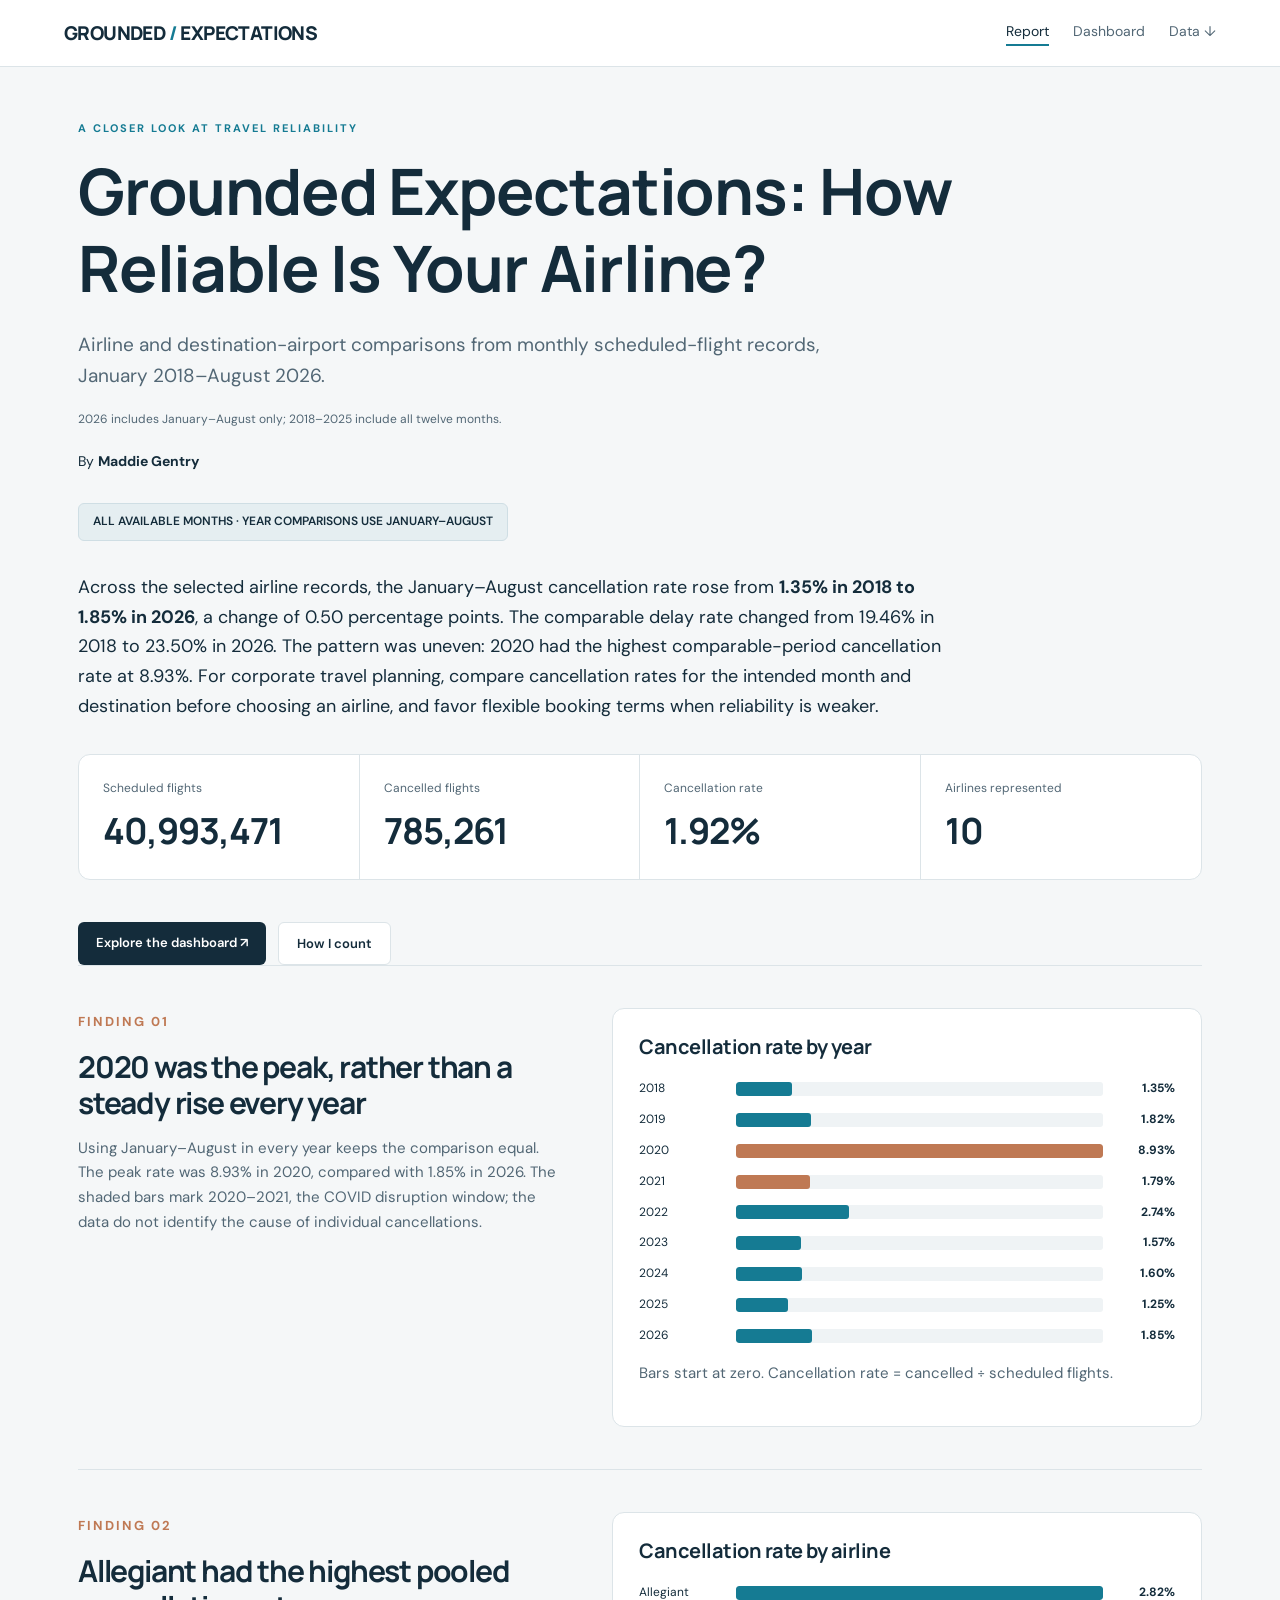
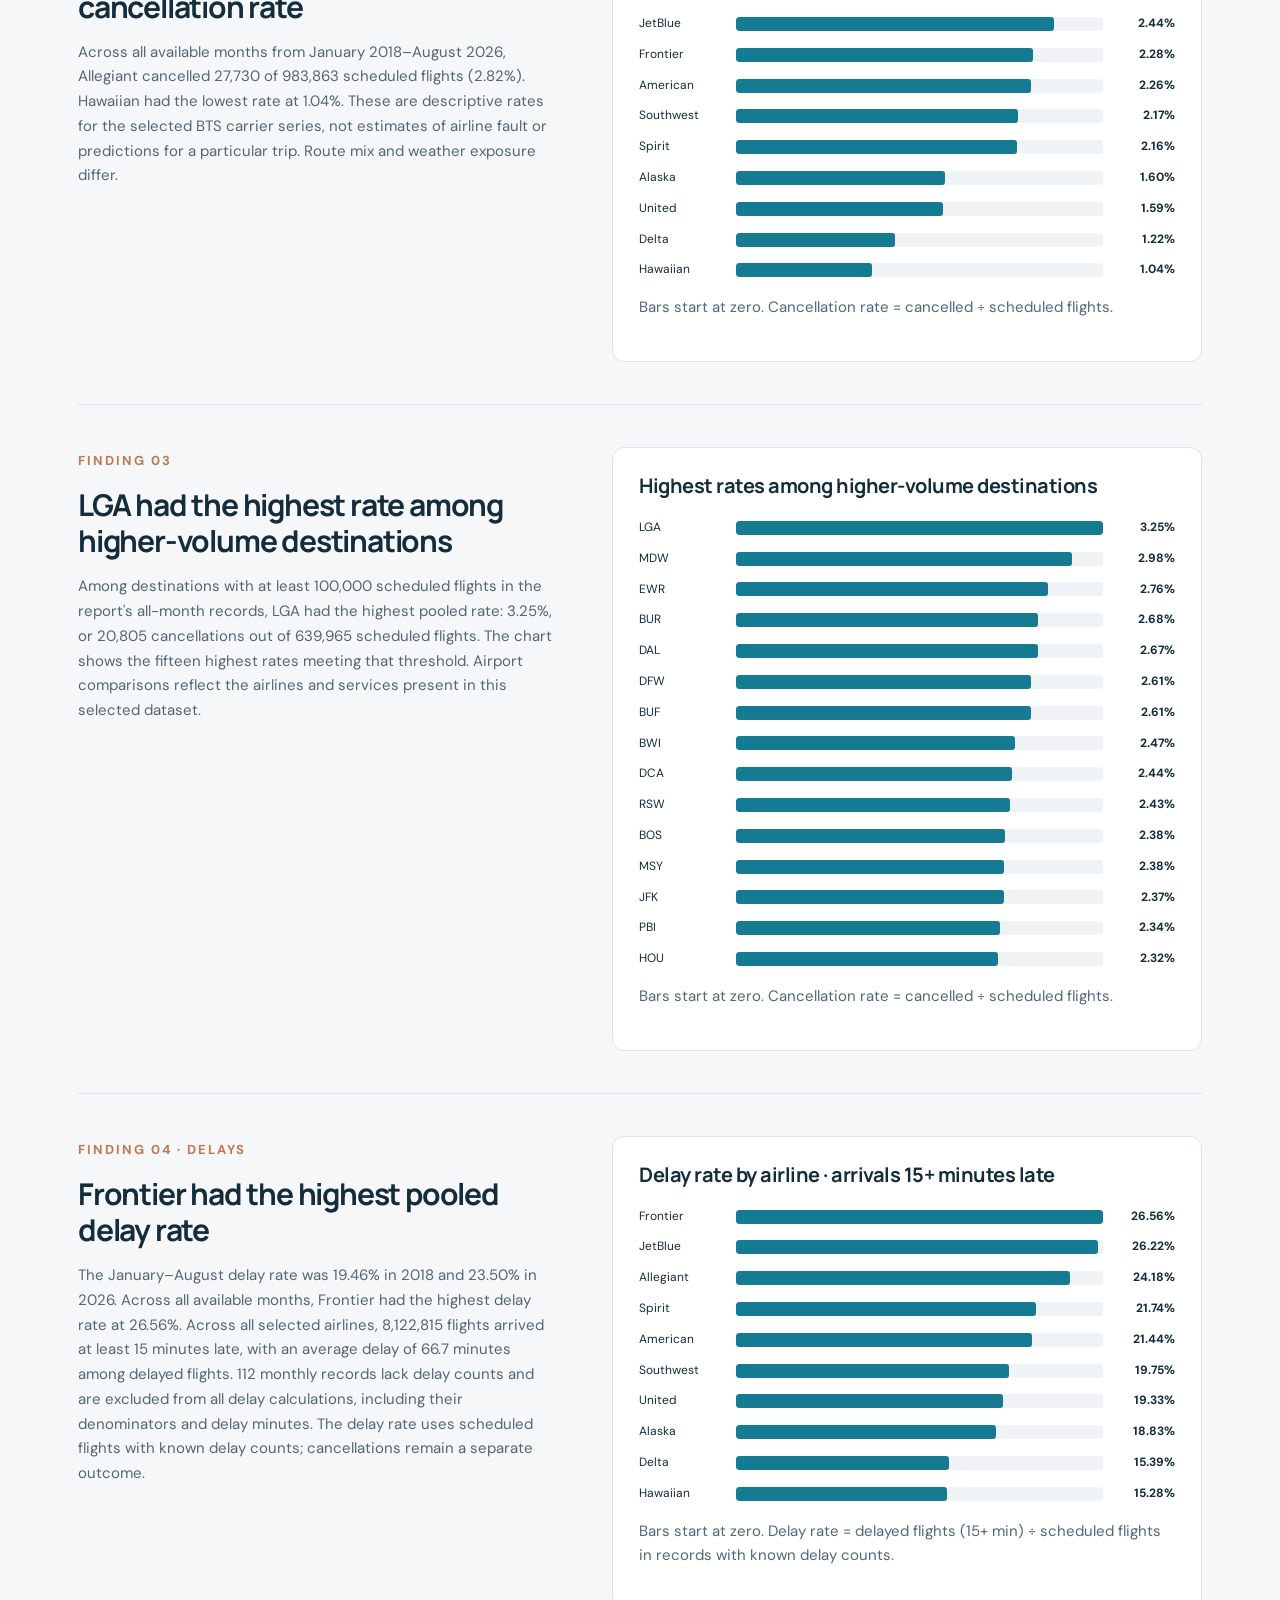
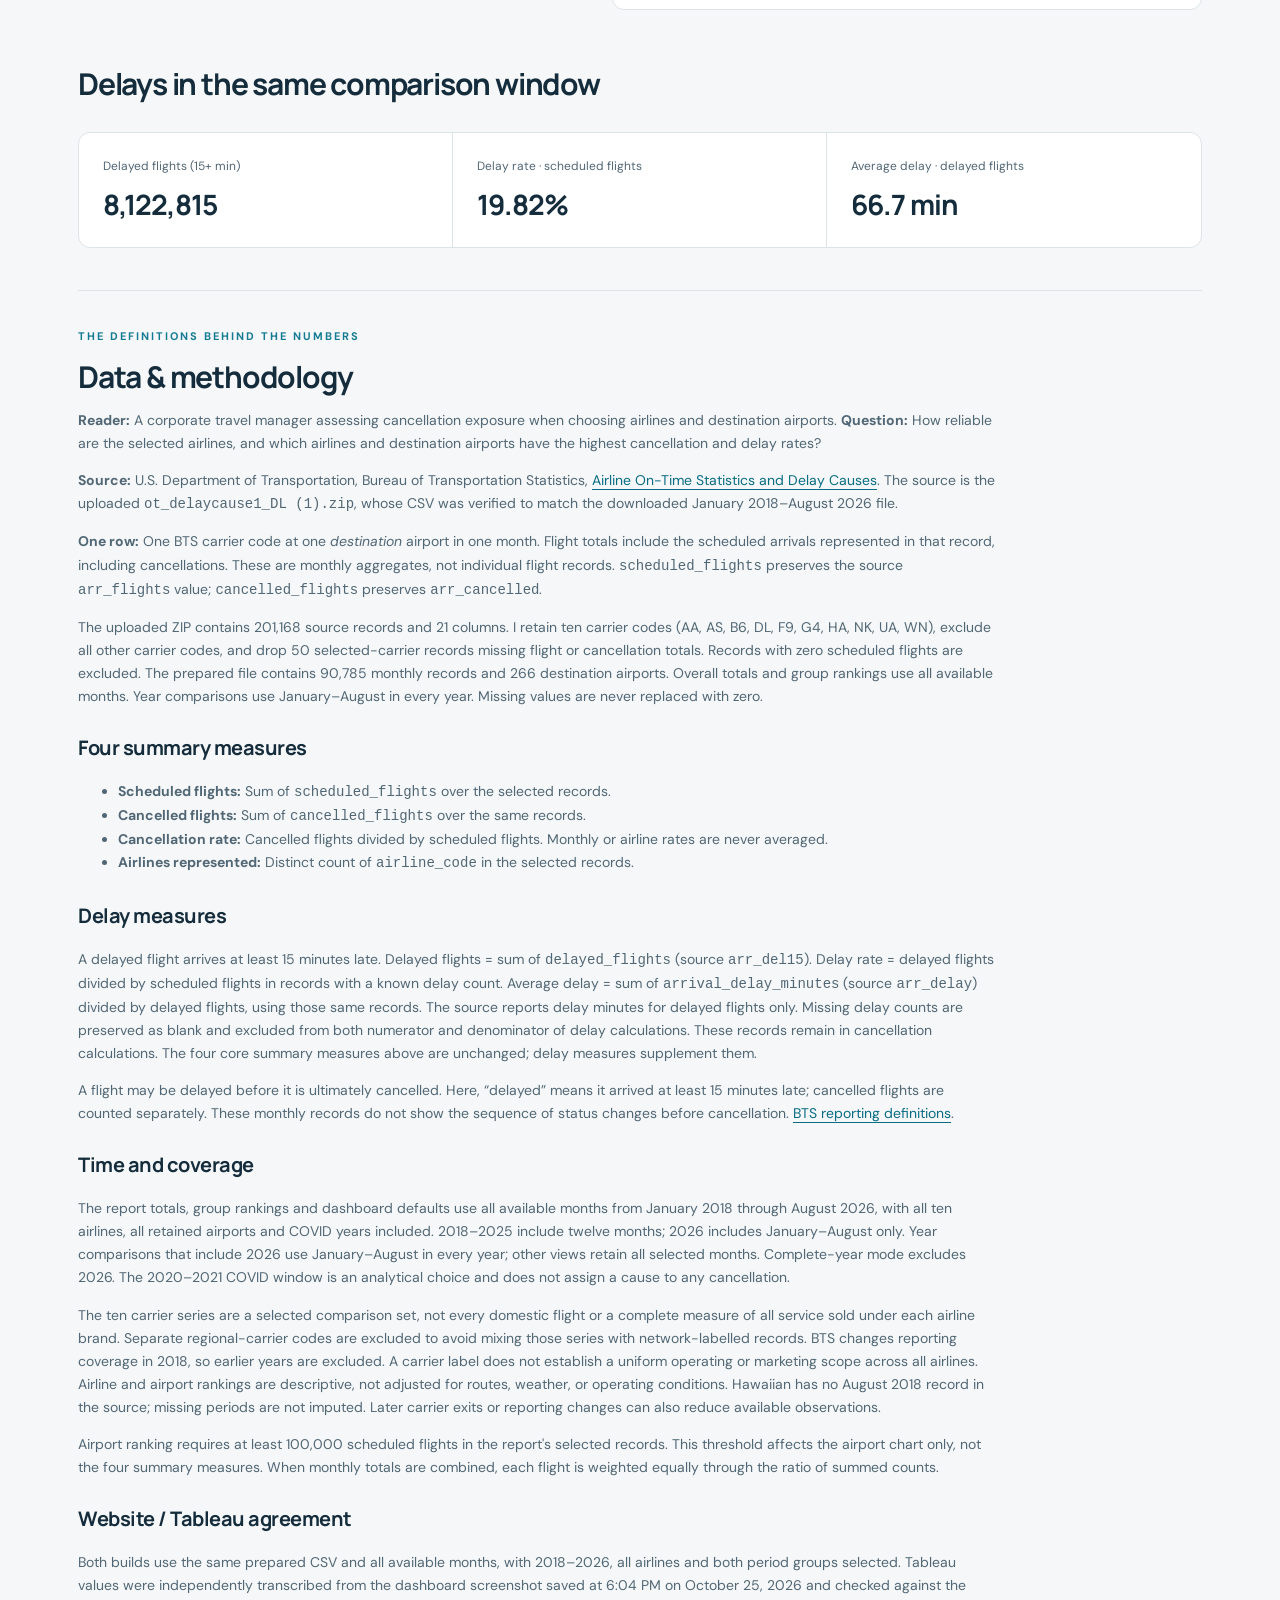
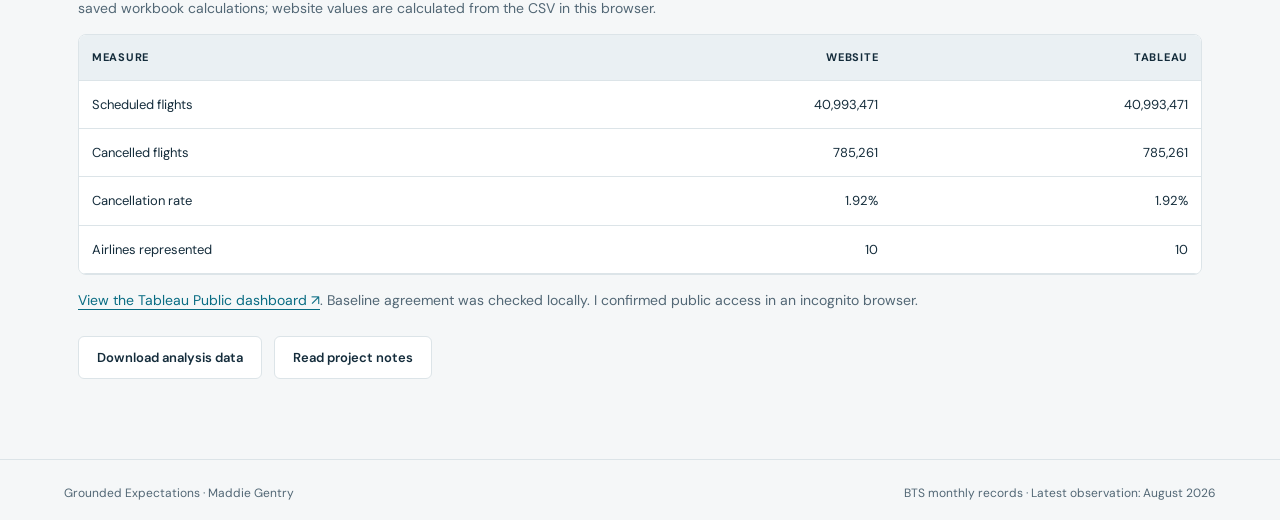
<file: index.html>
<!doctype html><html lang="en"><head><meta charset="utf-8"><meta name="viewport" content="width=device-width,initial-scale=1"><meta name="description" content="An analysis of airline cancellations using monthly Bureau of Transportation Statistics records, 2018–August 2026."><title>Grounded Expectations | Report</title><link rel="stylesheet" href="styles.css?v=release1"><script defer src="app.js?v=release1"></script></head><body data-page="report"><nav aria-label="Main navigation"><a class="brand" href="index.html">GROUNDED<span> / </span>EXPECTATIONS</a><div class="nav-links"><a href="index.html" aria-current="page">Report</a><a href="dashboard.html" >Dashboard</a><a href="data.csv" download>Data ↓</a></div></nav><main><div class="eyebrow">A closer look at travel reliability</div><h1>Grounded Expectations: How Reliable Is Your Airline?</h1><p class="subhead">Airline and destination-airport comparisons from monthly scheduled-flight records, January 2018–August 2026.</p><p class="coverage-note">2026 includes January–August only; 2018–2025 include all twelve months.</p><p class="byline">By <strong>Maddie Gentry</strong></p><span class="scope-chip">ALL AVAILABLE MONTHS · YEAR COMPARISONS USE JANUARY–AUGUST</span><p id="loading" role="status">Loading the source data and calculating the findings…</p><noscript>This report requires JavaScript to calculate results from the data file.</noscript><div id="content" hidden><p class="intro" id="answer"></p><div class="metrics" id="report-kpis" aria-label="Four summary measures"></div><div class="actions"><a class="button" href="dashboard.html">Explore the dashboard ↗</a><a class="button secondary" href="#methodology">How I count</a></div><section class="finding"><div><span class="number">FINDING 01</span><h2 id="finding-year-title"></h2><p id="finding-year-text"></p></div><div class="chart-card"><h3>Cancellation rate by year</h3><div id="year-chart"></div></div></section><section class="finding"><div><span class="number">FINDING 02</span><h2 id="finding-airline-title"></h2><p id="finding-airline-text"></p></div><div class="chart-card"><h3>Cancellation rate by airline</h3><div id="airline-chart"></div></div></section><section class="finding"><div><span class="number">FINDING 03</span><h2 id="finding-airport-title"></h2><p id="finding-airport-text"></p></div><div class="chart-card"><h3>Highest rates among higher-volume destinations</h3><div id="airport-chart"></div></div></section><section class="finding"><div><span class="number">FINDING 04 · DELAYS</span><h2 id="delay-title"></h2><p id="delay-text"></p></div><div class="chart-card"><h3>Delay rate by airline · arrivals 15+ minutes late</h3><div id="report-delay-chart"></div></div></section><h2>Delays in the same comparison window</h2><div class="metrics delay-metrics" id="report-delay-kpis"></div><section class="methods" id="methodology"><div class="eyebrow">The definitions behind the numbers</div><h2>Data & methodology</h2><p><strong>Reader:</strong> A corporate travel manager assessing cancellation exposure when choosing airlines and destination airports. <strong>Question:</strong> How reliable are the selected airlines, and which airlines and destination airports have the highest cancellation and delay rates?</p><p><strong>Source:</strong> U.S. Department of Transportation, Bureau of Transportation Statistics, <a href="https://www.transtats.bts.gov/OT_Delay/OT_DelayCause1.asp?pn=0000">Airline On-Time Statistics and Delay Causes</a>. The source is the uploaded <code>ot_delaycause1_DL (1).zip</code>, whose CSV was verified to match the downloaded January 2018–August 2026 file.</p><p><strong>One row:</strong> One BTS carrier code at one <em>destination</em> airport in one month. Flight totals include the scheduled arrivals represented in that record, including cancellations. These are monthly aggregates, not individual flight records. <code>scheduled_flights</code> preserves the source <code>arr_flights</code> value; <code>cancelled_flights</code> preserves <code>arr_cancelled</code>.</p><p id="cleaning"></p><h3>Four summary measures</h3><ul><li><strong>Scheduled flights:</strong> Sum of <code>scheduled_flights</code> over the selected records.</li><li><strong>Cancelled flights:</strong> Sum of <code>cancelled_flights</code> over the same records.</li><li><strong>Cancellation rate:</strong> Cancelled flights divided by scheduled flights. Monthly or airline rates are never averaged.</li><li><strong>Airlines represented:</strong> Distinct count of <code>airline_code</code> in the selected records.</li></ul><h3>Delay measures</h3><p>A delayed flight arrives at least 15 minutes late. Delayed flights = sum of <code>delayed_flights</code> (source <code>arr_del15</code>). Delay rate = delayed flights divided by scheduled flights in records with a known delay count. Average delay = sum of <code>arrival_delay_minutes</code> (source <code>arr_delay</code>) divided by delayed flights, using those same records. The source reports delay minutes for delayed flights only. Missing delay counts are preserved as blank and excluded from both numerator and denominator of delay calculations. These records remain in cancellation calculations. The four core summary measures above are unchanged; delay measures supplement them.</p><p>A flight may be delayed before it is ultimately cancelled. Here, “delayed” means it arrived at least 15 minutes late; cancelled flights are counted separately. These monthly records do not show the sequence of status changes before cancellation. <a href="https://www.bts.gov/explore-topics-and-geography/modes/aviation/number-40-technical-directive-reporting-time">BTS reporting definitions</a>.</p><h3>Time and coverage</h3><p>The report totals, group rankings and dashboard defaults use all available months from January 2018 through August 2026, with all ten airlines, all retained airports and COVID years included. 2018–2025 include twelve months; 2026 includes January–August only. Year comparisons that include 2026 use January–August in every year; other views retain all selected months. Complete-year mode excludes 2026. The 2020–2021 COVID window is an analytical choice and does not assign a cause to any cancellation.</p><p>The ten carrier series are a selected comparison set, not every domestic flight or a complete measure of all service sold under each airline brand. Separate regional-carrier codes are excluded to avoid mixing those series with network-labelled records. BTS changes reporting coverage in 2018, so earlier years are excluded. A carrier label does not establish a uniform operating or marketing scope across all airlines. Airline and airport rankings are descriptive, not adjusted for routes, weather, or operating conditions. Hawaiian has no August 2018 record in the source; missing periods are not imputed. Later carrier exits or reporting changes can also reduce available observations.</p><p>Airport ranking requires at least 100,000 scheduled flights in the report's selected records. This threshold affects the airport chart only, not the four summary measures. When monthly totals are combined, each flight is weighted equally through the ratio of summed counts.</p><h3>Website / Tableau agreement</h3><p>Both builds use the same prepared CSV and all available months, with 2018–2026, all airlines and both period groups selected. Tableau values were independently transcribed from the dashboard screenshot saved at 6:04 PM on October 25, 2026 and checked against the saved workbook calculations; website values are calculated from the CSV in this browser.</p><div class="table-wrap"><table id="agreement" aria-label="Website and Tableau agreement"></table></div><p class="small"><a href="https://public.tableau.com/app/profile/maddie.gentry/viz/FDAIIProject2Tableau/AirlineReliabilityDashboard" target="_blank" rel="noopener">View the Tableau Public dashboard ↗</a>. Baseline agreement was checked locally. I confirmed public access in an incognito browser.</p><div class="actions"><a class="button secondary" href="data.csv" download>Download analysis data</a><a class="button secondary" href="README.md">Read project notes</a></div></section></div></main><footer><span>Grounded Expectations · Maddie Gentry</span><span>BTS monthly records · Latest observation: August 2026</span></footer></body></html>
</file>
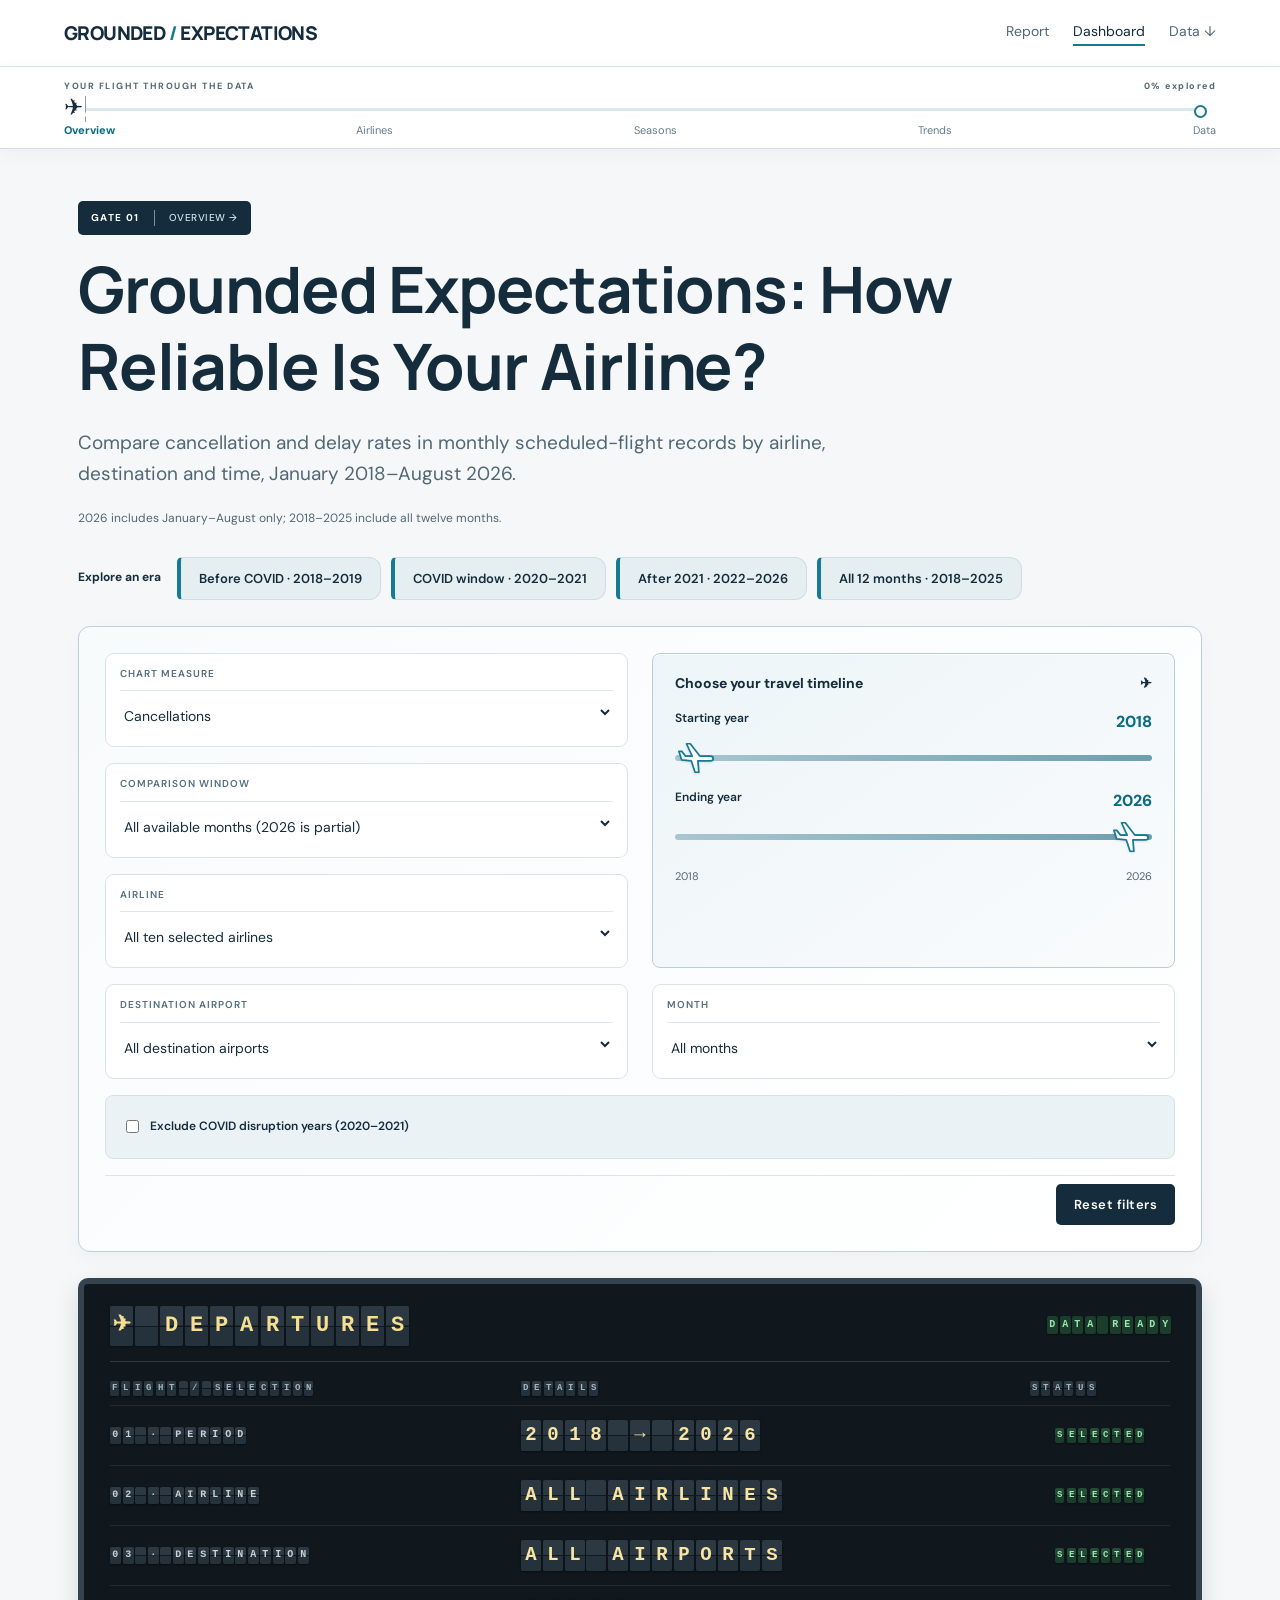
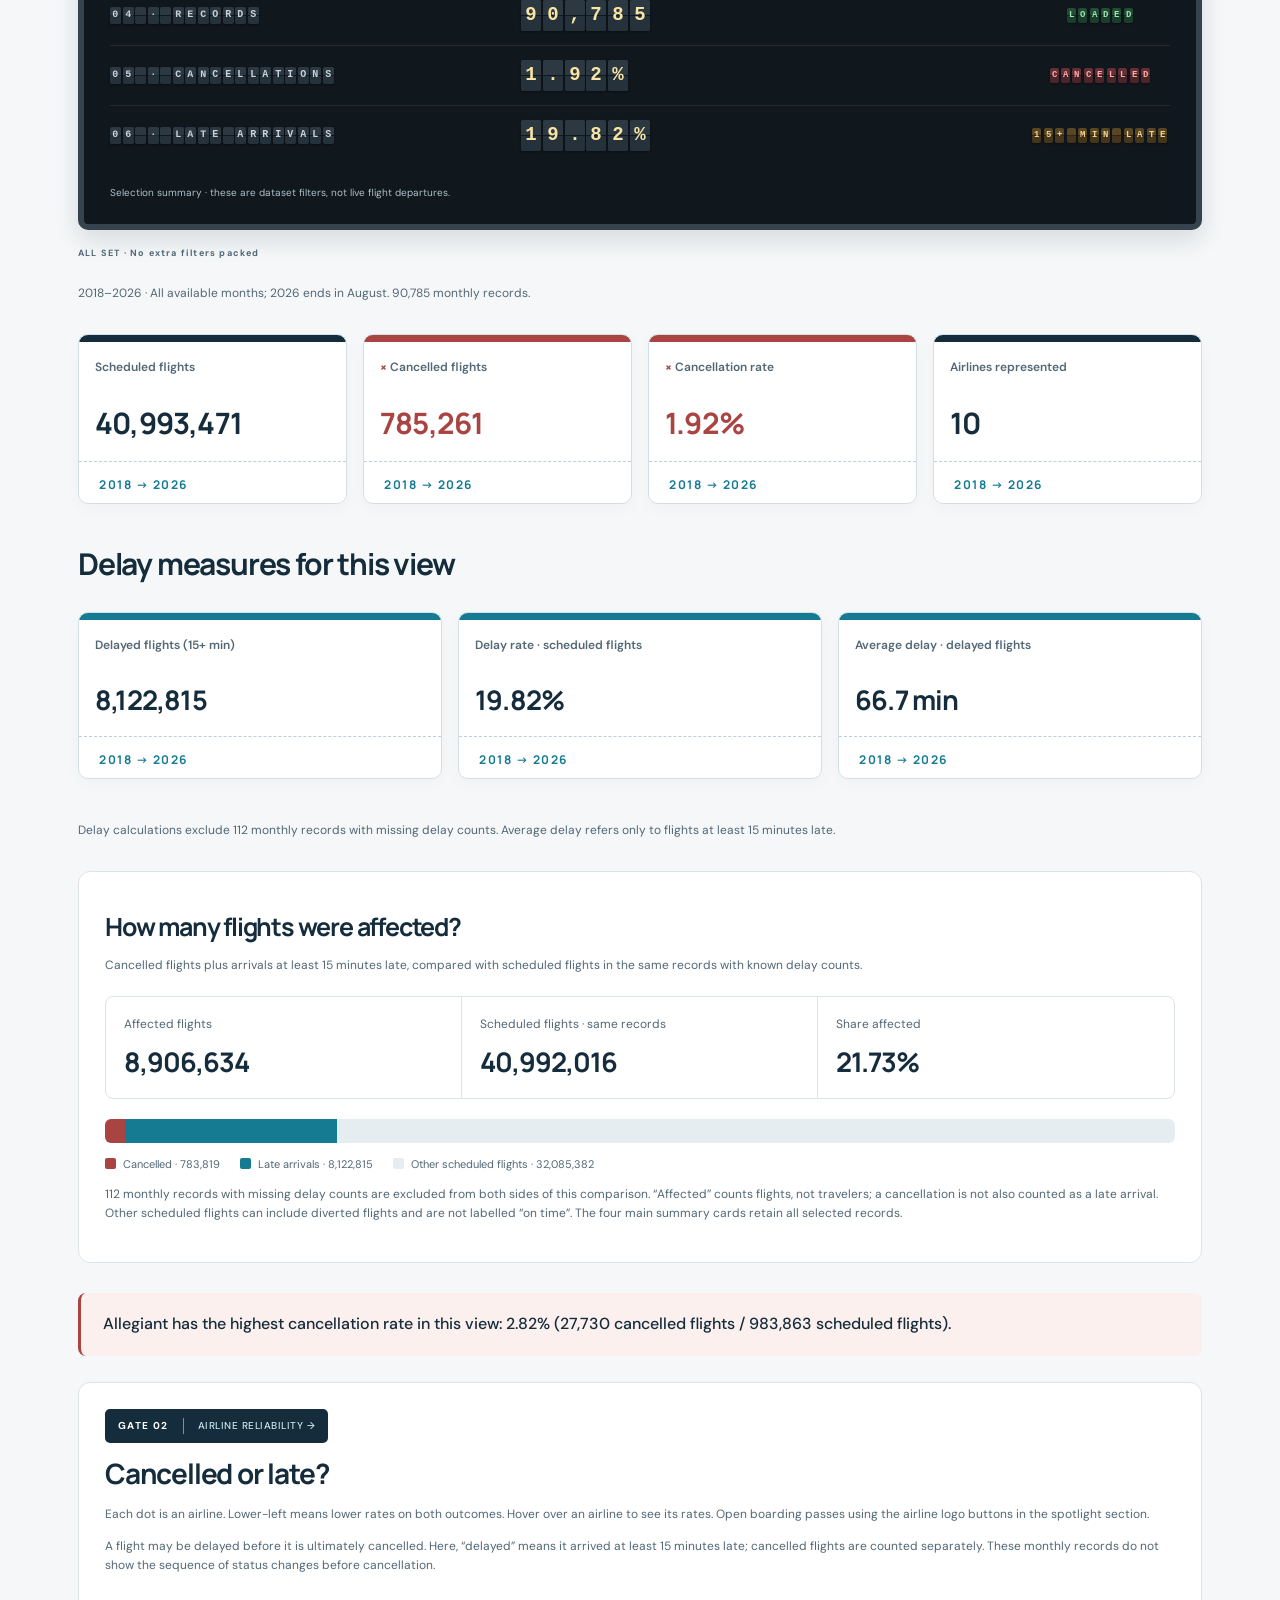
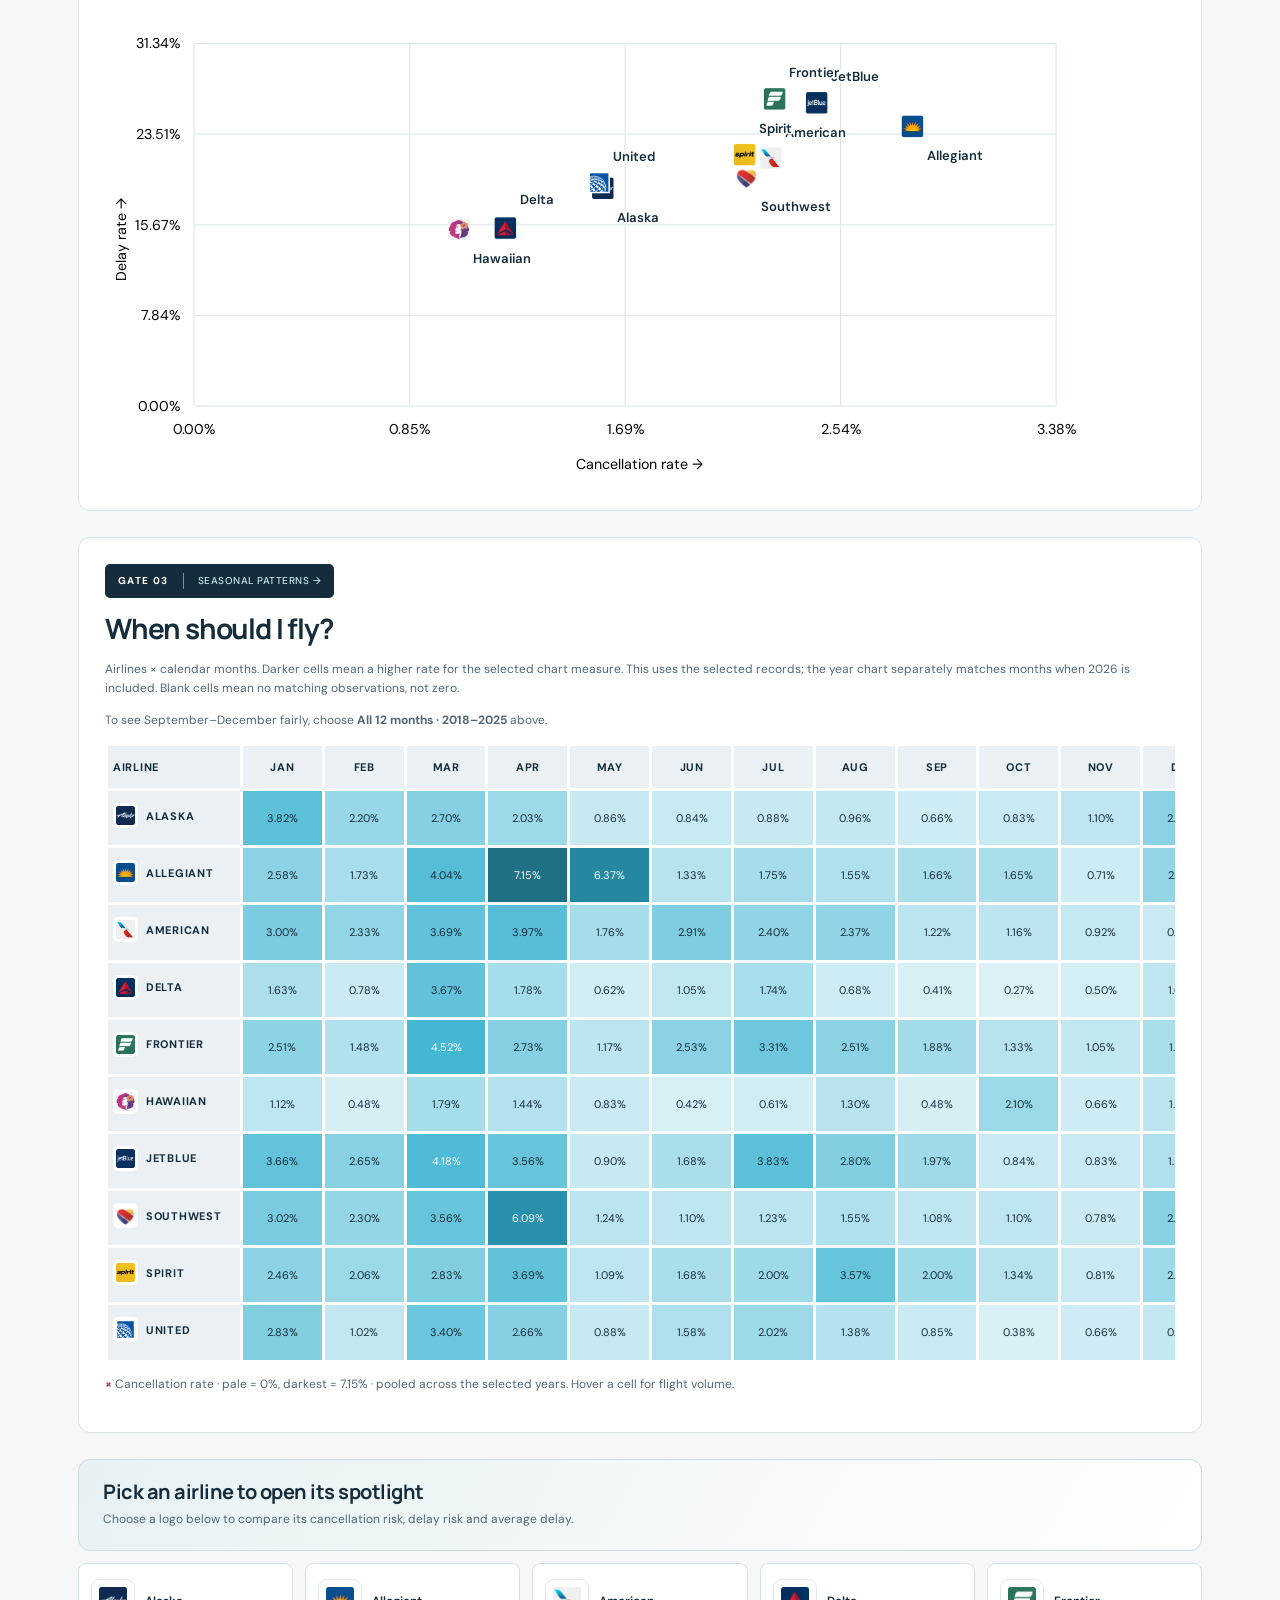
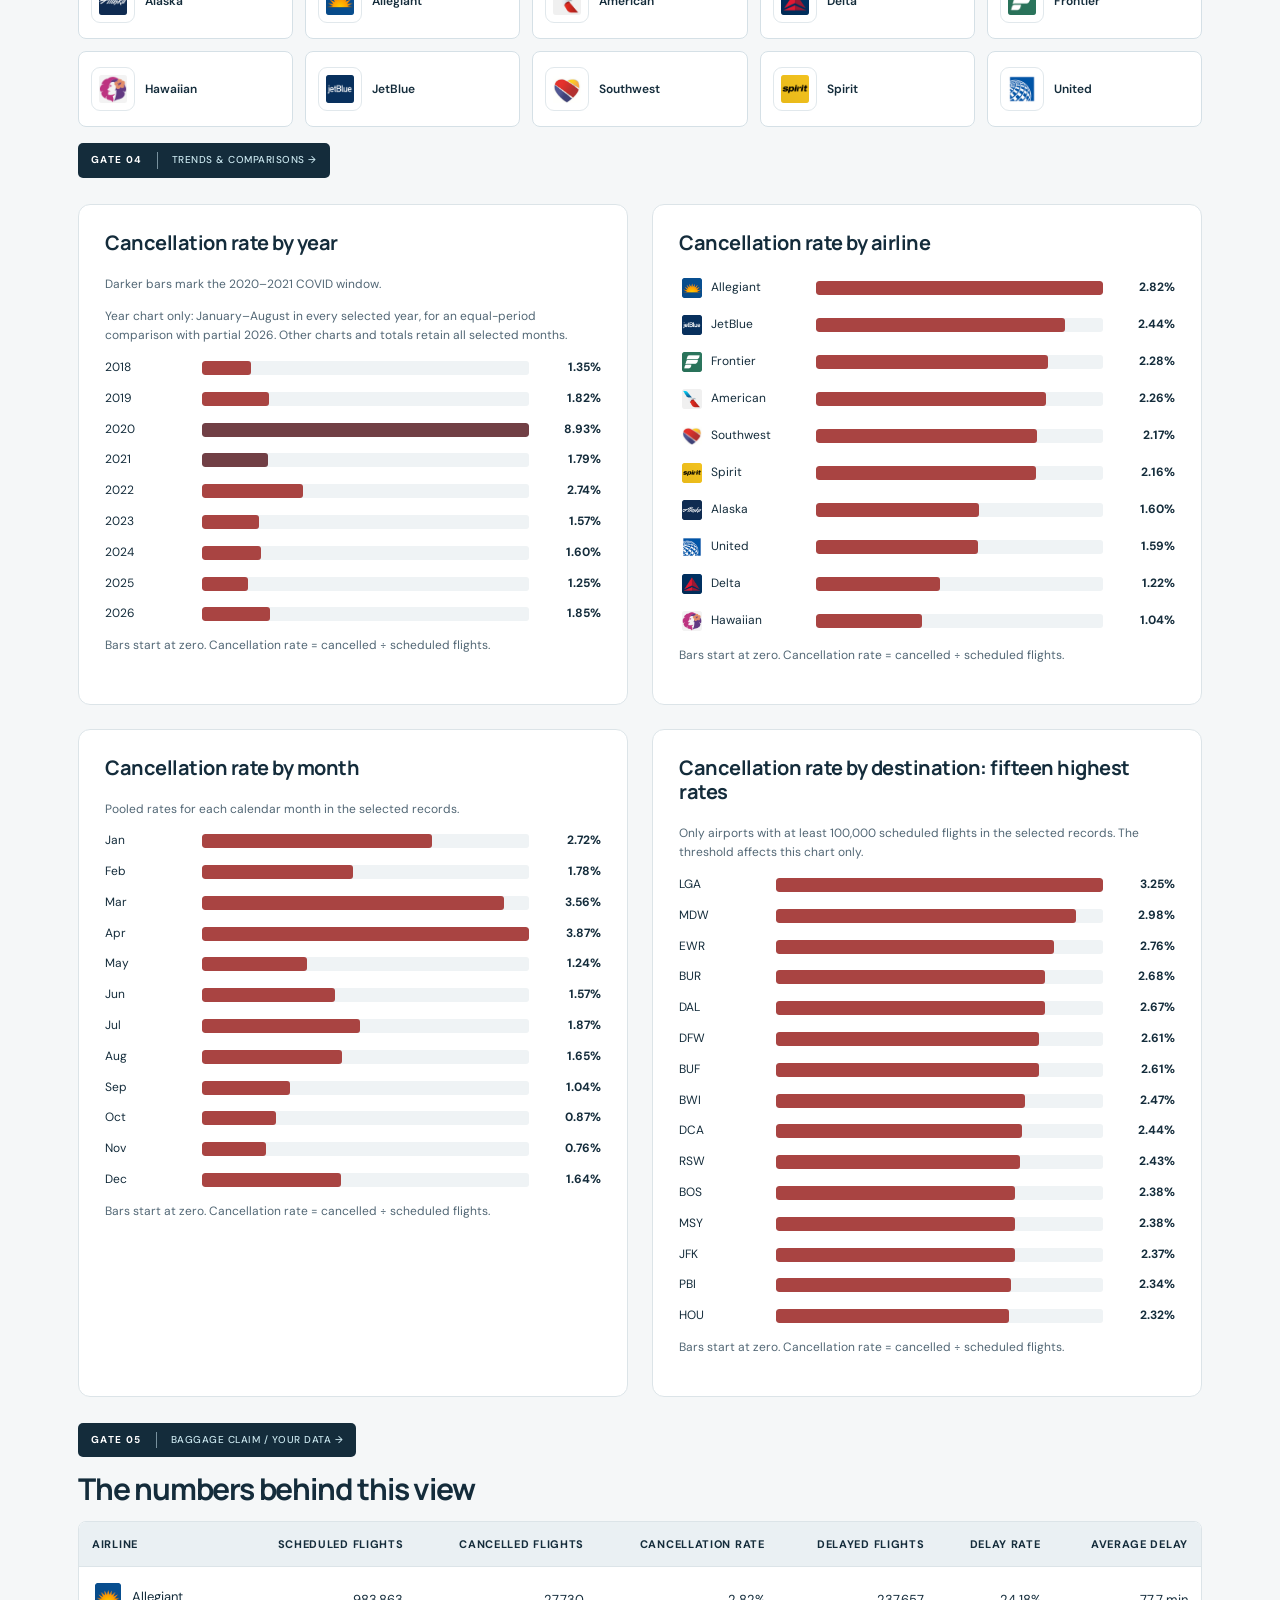
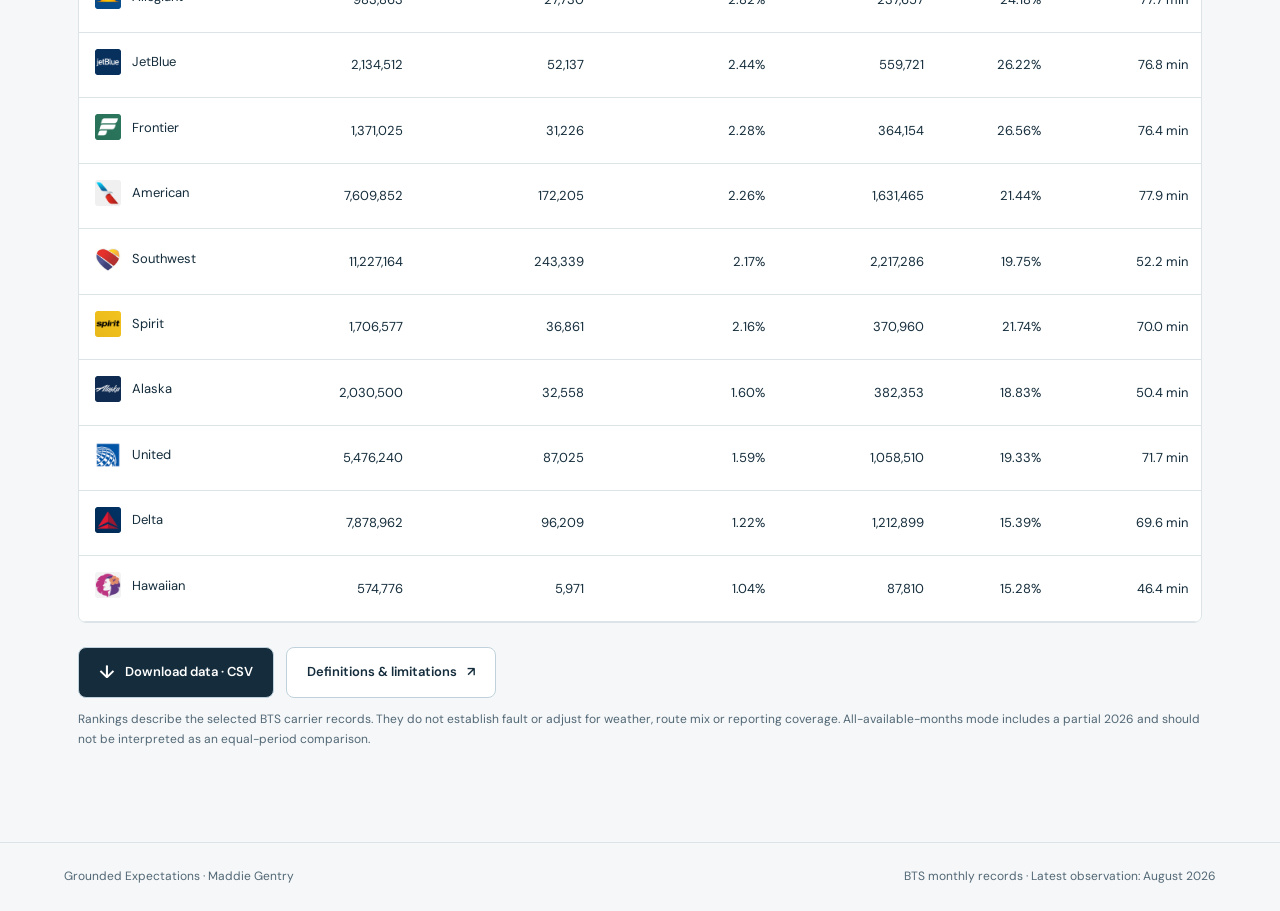
<file: dashboard.html>
<!doctype html><html lang="en"><head><meta charset="utf-8"><meta name="viewport" content="width=device-width,initial-scale=1"><meta name="description" content="An analysis of airline cancellations using monthly Bureau of Transportation Statistics records, 2018–August 2026."><title>Grounded Expectations | Dashboard</title><link rel="stylesheet" href="styles.css?v=release1"><script defer src="app.js?v=release1"></script></head><body data-page="dashboard"><nav aria-label="Main navigation"><a class="brand" href="index.html">GROUNDED<span> / </span>EXPECTATIONS</a><div class="nav-links"><a href="index.html" >Report</a><a href="dashboard.html" aria-current="page">Dashboard</a><a href="data.csv" download>Data ↓</a></div></nav><div class="flight-progress" aria-label="Dashboard reading progress"><div class="flight-progress-head"><span>YOUR FLIGHT THROUGH THE DATA</span><span id="flight-percent">0% explored</span></div><div class="flight-route"><div id="flight-route-fill"></div><span id="flight-plane" aria-hidden="true">✈</span></div><div class="flight-stops"><a href="#overview">Overview</a><a href="#airline-comparison">Airlines</a><a href="#seasons">Seasons</a><a href="#trends">Trends</a><a href="#data-view">Data</a></div><div class="sr-only" id="reading-progress" role="progressbar" aria-label="Page read" aria-valuemin="0" aria-valuemax="100" aria-valuenow="0"></div></div><main id="overview"><div class="eyebrow gate-sign">GATE 01 <span>Overview →</span></div><h1>Grounded Expectations: How Reliable Is Your Airline?</h1><p class="subhead">Compare cancellation and delay rates in monthly scheduled-flight records by airline, destination and time, January 2018–August 2026.</p><p class="coverage-note">2026 includes January–August only; 2018–2025 include all twelve months.</p><p id="loading" role="status">Loading the data…</p><noscript>This dashboard requires JavaScript.</noscript><div id="content" hidden><div class="quick-periods" aria-label="Quick time comparisons"><span>Explore an era</span><button type="button" data-era="before">Before COVID · 2018–2019</button><button type="button" data-era="covid">COVID window · 2020–2021</button><button type="button" data-era="after">After 2021 · 2022–2026</button><button type="button" id="complete-years">All 12 months · 2018–2025</button></div><form class="filters" id="filters" onsubmit="return false"><label class="wide">Chart measure<select id="measure"><option value="cancel">Cancellations</option><option value="delay">Delays · arrivals 15+ minutes late</option></select></label><div class="runway wide"><div class="runway-title">Choose your travel timeline <span aria-hidden="true">✈</span></div><label for="from">Starting year <output id="from-value">2018</output></label><input type="range" id="from" min="2018" max="2026" value="2018" step="1"><label for="to">Ending year <output id="to-value">2026</output></label><input type="range" id="to" min="2018" max="2026" value="2026" step="1"><div class="runway-ends"><span>2018</span><span>2026</span></div></div><label class="wide">Comparison window<select id="period"><option value="matched">January–August in every year (fair comparison)</option><option value="full">Complete years only (through 2025)</option><option value="all" selected>All available months (2026 is partial)</option></select></label><label>Airline<select id="airline"><option value="">All ten selected airlines</option></select></label><label class="wide">Destination airport<select id="airport"><option value="">All destination airports</option></select></label><label>Month<select id="month"><option value="0">All months</option><option value="1">January</option><option value="2">February</option><option value="3">March</option><option value="4">April</option><option value="5">May</option><option value="6">June</option><option value="7">July</option><option value="8">August</option><option value="9">September</option><option value="10">October</option><option value="11">November</option><option value="12">December</option></select></label><label class="wide check"><input type="checkbox" id="exclude">Exclude COVID disruption years (2020–2021)</label><div class="actions"><button type="button" id="reset">Reset filters</button></div></form><section class="departure-board" aria-label="Current data selection"><div class="board-title"><span>✈ DEPARTURES</span><span class="board-status">● DATA READY</span></div><div id="departure-values" class="board-grid" aria-live="polite"></div><p>Selection summary · these are dataset filters, not live flight departures.</p></section><div class="baggage-tags" id="baggage-tags" aria-label="Active filters"></div><p class="small" id="scope" aria-live="polite"></p><div class="metrics" id="dashboard-kpis"></div><h2>Delay measures for this view</h2><div class="metrics delay-metrics" id="dashboard-delay-kpis"></div><p class="small" id="delay-coverage"></p><section class="affected-section"><h2>How many flights were affected?</h2><p class="small">Cancelled flights plus arrivals at least 15 minutes late, compared with scheduled flights in the same records with known delay counts.</p><div id="affected-flight-cards" class="metrics delay-metrics"></div><div id="affected-flight-comparison"></div><p id="affected-flight-note" class="small"></p></section><p class="live-finding" id="live-finding" aria-live="polite"></p><section id="airline-comparison" class="chart-card exploration"><div class="eyebrow gate-sign">GATE 02 <span>Airline reliability →</span></div><h2>Cancelled or late?</h2><p class="small">Each dot is an airline. Lower-left means lower rates on both outcomes. Hover over an airline to see its rates. Open boarding passes using the airline logo buttons in the spotlight section.</p><p class="small">A flight may be delayed before it is ultimately cancelled. Here, “delayed” means it arrived at least 15 minutes late; cancelled flights are counted separately. These monthly records do not show the sequence of status changes before cancellation.</p><div class="scatter-layout"><div id="scatter"></div><div id="scatter-summary" aria-label="Airline cancellation and delay percentages"></div></div></section><section id="seasons" class="chart-card exploration"><div class="eyebrow gate-sign">GATE 03 <span>Seasonal patterns →</span></div><h2>When should I fly?</h2><p class="small">Airlines × calendar months. Darker cells mean a higher rate for the selected chart measure. This uses the selected records; the year chart separately matches months when 2026 is included. Blank cells mean no matching observations, not zero.</p><p class="small">To see September–December fairly, choose <strong>All 12 months · 2018–2025</strong> above.</p><div id="heatmap" class="heatmap-scroll"></div><p id="heatmap-legend" class="small"></p></section><section class="airline-picker-intro"><h3>Pick an airline to open its spotlight</h3><p class="small">Choose a logo below to compare its cancellation risk, delay risk and average delay.</p></section><div id="airline-picker" class="airline-picker" aria-label="Choose an airline"></div><section id="airline-spotlight" class="airline-spotlight" aria-live="polite" hidden></section><div class="eyebrow gate-sign">GATE 04 <span>Trends & comparisons →</span></div><div id="trends" class="grid"><section class="chart-card"><h3 data-chart-title="by year">Cancellation rate by year</h3><p class="small">Darker bars mark the 2020–2021 COVID window.</p><p class="small" id="year-scope"></p><div id="dash-year"></div></section><section class="chart-card"><h3 data-chart-title="by airline">Cancellation rate by airline</h3><div id="dash-airline"></div></section><section class="chart-card"><h3 data-chart-title="by month">Cancellation rate by month</h3><p class="small">Pooled rates for each calendar month in the selected records.</p><div id="dash-month"></div></section><section class="chart-card"><h3 data-chart-title="by destination: fifteen highest rates">Cancellation rate by destination: fifteen highest rates</h3><p class="small">Only airports with at least 100,000 scheduled flights in the selected records. The threshold affects this chart only.</p><div id="dash-airport"></div></section></div><div class="eyebrow gate-sign">GATE 05 <span>Baggage claim / your data →</span></div><h2 id="data-view">The numbers behind this view</h2><div class="table-wrap"><table id="numbers" aria-label="Airline totals for current filters"></table></div><div class="actions"><button id="download" type="button" class="secondary"><span aria-hidden="true">↓</span> Download data · CSV</button><a class="button secondary" href="index.html#methodology">Definitions & limitations <span aria-hidden="true">↗</span></a></div><p class="small">Rankings describe the selected BTS carrier records. They do not establish fault or adjust for weather, route mix or reporting coverage. All-available-months mode includes a partial 2026 and should not be interpreted as an equal-period comparison.</p></div></main><footer><span>Grounded Expectations · Maddie Gentry</span><span>BTS monthly records · Latest observation: August 2026</span></footer><div id="rich-tooltip" role="tooltip" hidden></div></body></html>
</file>
<file: styles.css>
@import url('https://fonts.googleapis.com/css2?family=DM+Sans:wght@400;500;600;700&family=Manrope:wght@400;500;600;700;800&display=swap');
:root{--ink:#142c3b;--muted:#526775;--bg:#f5f7f8;--line:#dce4e8;--blue:#157b93;--gold:#bf7954}*{box-sizing:border-box}body{margin:0;background:var(--bg);color:var(--ink);font-family:'DM Sans',sans-serif;line-height:1.65}a{color:#096c83;text-underline-offset:4px}nav{background:#fff;border-bottom:1px solid var(--line);display:flex;align-items:center;justify-content:space-between;padding:20px max(5vw,24px);gap:20px}.brand{font:800 19px Manrope,sans-serif;text-decoration:none;color:var(--ink);letter-spacing:-.6px}.brand span{color:var(--blue)}.nav-links{display:flex;gap:24px;font-size:14px}.nav-links a{text-decoration:none;color:var(--muted)}.nav-links a[aria-current=page]{color:var(--ink);border-bottom:2px solid var(--blue)}main{max-width:1180px;margin:auto;padding:52px 28px 80px}.eyebrow{font-size:11px;font-weight:700;letter-spacing:2px;text-transform:uppercase;color:var(--blue)}h1,h2,h3{font-family:Manrope,sans-serif;line-height:1.2;letter-spacing:-1.2px}h1{font-size:clamp(36px,5.3vw,64px);max-width:930px;margin:16px 0 22px}h2{font-size:30px;margin:14px 0}h3{font-size:20px;letter-spacing:-.5px}.subhead{font-size:19px;max-width:800px;color:var(--muted)}.byline{font-size:14px;margin:20px 0 30px}.scope-chip{display:inline-block;background:#e5eef1;border:1px solid #cfdee4;border-radius:6px;padding:8px 14px;font-size:12px;font-weight:600}.intro{max-width:880px;font-size:18px;margin:32px 0}.metrics{display:grid;grid-template-columns:repeat(4,1fr);border:1px solid var(--line);border-radius:12px;overflow:hidden;background:white;margin:30px 0 42px}.metric{padding:24px;border-right:1px solid var(--line)}.metric:last-child{border:0}.metric span{display:block;font-size:12px;color:var(--muted)}.metric strong{display:block;font:700 clamp(23px,2.9vw,36px) Manrope,sans-serif;margin-top:8px;letter-spacing:-1px}.finding{display:grid;grid-template-columns:.9fr 1.1fr;gap:52px;padding:42px 0;border-top:1px solid var(--line);align-items:start}.number{color:var(--gold);font-size:13px;font-weight:700;letter-spacing:2px}.finding p{color:var(--muted);font-size:15px}.chart-card{background:#fff;border:1px solid var(--line);padding:26px;border-radius:12px}.chart-card h3{margin:0 0 20px}.bar-row{display:grid;grid-template-columns:85px 1fr 60px;gap:12px;align-items:center;margin:11px 0;font-size:12px}.bar-row strong{font-size:12px;text-align:right;font-variant-numeric:tabular-nums}.bar-track{background:#eff3f5;height:14px;border-radius:3px}.bar{height:100%;background:var(--blue);border-radius:3px;min-width:0}.bar.covid{background:var(--gold)}.chart-note,.small{font-size:12px;color:var(--muted)}.methods{border-top:1px solid var(--line);padding-top:36px;margin-top:24px}.methods p,.methods li{max-width:920px;font-size:14px;color:var(--muted)}.methods h3{margin-top:28px}.button,button{display:inline-block;border:0;background:var(--ink);color:white;border-radius:6px;padding:12px 18px;font:600 13px 'DM Sans',sans-serif;text-decoration:none;cursor:pointer}.button.secondary,button.secondary{background:white;border:1px solid var(--line);color:var(--ink)}.actions{display:flex;gap:12px;flex-wrap:wrap;margin-top:24px}.callout{border-left:3px solid var(--gold);background:#f4ece5;padding:16px 20px;font-size:13px}.filters{background:#fff;border:1px solid var(--line);border-radius:12px;padding:24px;display:grid;grid-template-columns:repeat(4,1fr);gap:18px;margin:26px 0}label{display:block;font-size:12px;font-weight:600}select{display:block;width:100%;margin-top:7px;border:1px solid #c5d2d9;border-radius:5px;background:#fff;padding:10px;color:var(--ink);font:14px 'DM Sans',sans-serif}.check{display:flex;align-items:center;gap:8px}.filters .wide{grid-column:span 2}.grid{display:grid;grid-template-columns:1fr 1fr;gap:24px;margin:26px 0}.live-finding{background:#e4eef1;border-radius:8px;padding:18px 22px;font-weight:500}table{border-collapse:collapse;width:100%;font-size:13px;background:white}th,td{padding:13px;text-align:right;border-bottom:1px solid var(--line)}th:first-child,td:first-child{text-align:left}th{font-size:11px;text-transform:uppercase;letter-spacing:.7px;background:#eaf0f3}.table-wrap{overflow-x:auto;border:1px solid var(--line);border-radius:8px}footer{border-top:1px solid var(--line);padding:24px 5vw;font-size:12px;color:var(--muted);display:flex;justify-content:space-between;gap:20px}.empty{padding:30px;color:var(--muted)}[hidden]{display:none!important}:focus-visible{outline:3px solid #c57b35;outline-offset:4px}@media(max-width:760px){main{padding:30px 20px}.metrics{grid-template-columns:1fr 1fr}.metric:nth-child(2){border-right:0}.metric:nth-child(-n+2){border-bottom:1px solid var(--line)}.finding,.grid{grid-template-columns:1fr;gap:22px}.filters{grid-template-columns:1fr 1fr;padding:18px}.chart-card{padding:20px}nav{padding:16px 20px}.nav-links{gap:14px}.bar-row{grid-template-columns:72px 1fr 55px;gap:8px}footer{flex-direction:column}.finding{padding:28px 0}}

.delay-metrics{grid-template-columns:repeat(3,1fr)}.delay-metrics .metric strong{font-size:28px}@media(max-width:760px){.delay-metrics{grid-template-columns:1fr}.delay-metrics .metric{border-right:0;border-bottom:1px solid var(--line)}}

.quick-periods{display:flex;flex-wrap:wrap;gap:10px;align-items:center;margin-top:28px}.quick-periods span{font-size:12px;font-weight:700;margin-right:6px}.quick-periods button{background:#e5eef1;color:var(--ink);border:1px solid #cddde3}.quick-periods button:hover{background:#cbdfe5}.runway{padding:16px 22px;border:1px solid var(--line);border-radius:8px;background:#f5f8fa}.runway-title{font-weight:700;font-size:14px;margin-bottom:14px;display:flex;justify-content:space-between}.runway label{display:flex;justify-content:space-between}.runway output{font-weight:800;color:#096c83;font-size:16px}.runway input[type=range]{appearance:none;-webkit-appearance:none;width:100%;height:9px;margin:17px 0 25px;background:repeating-linear-gradient(90deg,#9ab2bd 0 16px,#f5f8fa 16px 22px);border-radius:5px;cursor:pointer}.runway input::-webkit-slider-thumb{-webkit-appearance:none;width:37px;height:30px;background:#142c3b url("data:image/svg+xml,%3Csvg xmlns='http://www.w3.org/2000/svg' viewBox='0 0 32 32'%3E%3Cpath fill='white' d='M28 14H19L11 4H8l5 10H6l-3-4H1l2 7 6 1 5 10h3l-2-10h13c4 0 4-4 0-4z'/%3E%3C/svg%3E") center/25px no-repeat;border-radius:6px;border:2px solid white;box-shadow:0 1px 4px #738892}.runway input::-moz-range-thumb{width:30px;height:26px;border-radius:5px;background:#142c3b;border:2px solid white}.runway-ends{display:flex;justify-content:space-between;color:var(--muted);font-size:11px}.exploration{margin:26px 0}.exploration h2{font-size:28px}.exploration svg{display:block;width:100%;min-width:520px;font-family:'DM Sans',sans-serif;font-size:12px}.exploration #scatter{overflow-x:auto}.airline-dot{cursor:pointer}.airline-dot:hover circle,.airline-dot:focus circle{fill:#bf7954;r:11}.dot-label{font-weight:600;font-size:11px;paint-order:stroke;stroke:white;stroke-width:3px;stroke-linejoin:round;fill:#142c3b}.heatmap-table{min-width:1050px;table-layout:fixed}.heatmap-table th,.heatmap-table td{text-align:center;padding:12px 5px;font-size:11px;border:3px solid white;font-variant-numeric:tabular-nums}.heatmap-table th:first-child{width:100px;text-align:left}.heatmap-scroll{overflow-x:auto}.bar-row[role=button]{cursor:pointer;border-radius:4px}.bar-row[role=button]:hover{background:#e5eef1}.bar-row[role=button]:focus-visible{outline:2px solid #bf7954}#scatter-summary{line-height:1.8}

html{scroll-behavior:smooth;scroll-padding-top:125px}.flight-progress{position:sticky;top:0;z-index:30;background:rgba(255,255,255,.97);border-bottom:1px solid #cfdee4;padding:12px max(5vw,24px) 9px;box-shadow:0 4px 20px #142c3b0a}.flight-progress-head{display:flex;justify-content:space-between;font-size:9px;font-weight:700;letter-spacing:1.5px;color:#526775}.flight-route{position:relative;height:3px;background:#dce7ec;margin:14px 9px 10px}.flight-route:before,.flight-route:after{content:'';position:absolute;top:-3px;width:9px;height:9px;border:2px solid #157b93;border-radius:50%;background:white}.flight-route:before{left:0}.flight-route:after{right:0}#flight-route-fill{height:3px;background:#157b93;width:0}#flight-plane{position:absolute;left:0;top:-16px;font-size:23px;color:#142c3b;transform:translateX(-50%);background:#fff;padding:0 3px;line-height:30px}.flight-stops{display:flex;justify-content:space-between;gap:8px}.flight-stops a{font-size:11px;text-decoration:none;color:#657b88}.flight-stops a[aria-current]{font-weight:800;color:#096c83}.sr-only{position:absolute;width:1px;height:1px;overflow:hidden;clip:rect(0,0,0,0)}.airline-picker{display:flex;gap:10px;flex-wrap:wrap;margin:26px 0 16px}.airline-chip{display:flex;align-items:center;gap:8px;border:1px solid #d5e0e6;background:white;color:#142c3b;padding:8px 12px;border-radius:8px;transition:background .15s,border-color .15s,transform .15s}.airline-chip:hover{transform:translateY(-2px);border-color:#157b93}.airline-chip.selected{background:#e2f0f3;border:2px solid #157b93;padding:7px 11px}.airline-logo{object-fit:contain;background:white;border-radius:5px;padding:3px;flex-shrink:0}.airline-name{display:inline-flex;align-items:center;gap:8px}.airline-spotlight{border:1px solid #cddde3;border-radius:12px;background:linear-gradient(120deg,#e7f1f4,#fff);padding:24px 28px;margin:20px 0}.airline-spotlight h2{margin:3px 0}.airline-spotlight h3{margin:8px 0}.airline-spotlight p{font-size:12px;color:#526775;margin:6px 0}.spotlight-brand{display:flex;gap:18px;align-items:center}.spotlight-brand>.airline-logo{width:76px;height:76px}.spotlight-values{display:grid;grid-template-columns:repeat(3,1fr);gap:20px;margin:24px 0}.spotlight-values span{display:block;font-size:11px;color:#526775}.spotlight-values strong{font:800 29px Manrope,sans-serif}.metrics:has(.boarding-pass){background:transparent;gap:16px;border:0;border-radius:0;overflow:visible}.metric.boarding-pass{position:relative;border:1px solid #d2e0e6!important;border-radius:10px;background:linear-gradient(#142c3b 0 7px,#fff 7px);padding:26px 20px 56px;overflow:hidden;box-shadow:0 5px 18px #142c3b07}.boarding-pass:before{content:'';position:absolute;bottom:41px;left:0;width:100%;border-top:1px dashed #bdcfd7}.boarding-pass:after{content:attr(data-period);position:absolute;bottom:10px;left:20px;font:700 12px Manrope,sans-serif;letter-spacing:1.5px;color:#157b93}.boarding-pass strong{margin-bottom:12px}.boarding-pass>span{font-weight:600}.delay-metrics .boarding-pass{background:linear-gradient(#157b93 0 7px,#fff 7px)}#dash-airline .bar-label{display:flex;align-items:center;gap:6px}#dash-airline .bar-label .airline-logo{width:26px;height:26px}#dash-airline .bar-row{grid-template-columns:125px 1fr 60px;transition:background .15s}#heatmap th:first-child{width:135px}#heatmap .airline-logo{width:25px;height:25px}.heatmap-table{min-width:1120px}.airline-dot{pointer-events:bounding-box}#rich-tooltip{position:fixed;z-index:100;max-width:min(340px,calc(100vw - 24px));padding:16px 18px;border-radius:10px;background:#142c3b;color:#fff;box-shadow:0 12px 35px #142c3b35;white-space:pre-line;font-size:12px;line-height:1.65;pointer-events:none;border:1px solid #3d596a}.bar-track{overflow:hidden}.bar{transition:width .2s ease}.heatmap-table td:focus-visible{outline:3px solid #bf7954;outline-offset:-3px}@media(max-width:760px){.flight-progress{padding:10px 20px 8px}.flight-progress-head{font-size:8px;letter-spacing:.8px}.flight-stops a{font-size:10px}.spotlight-values{grid-template-columns:1fr;gap:12px}.spotlight-values strong{font-size:25px}.airline-spotlight{padding:20px}.airline-chip{font-size:11px;padding:6px 9px}.airline-chip.selected{padding:5px 8px}#dash-airline .bar-row{grid-template-columns:105px 1fr 55px}.metrics:has(.boarding-pass){gap:12px}.metric.boarding-pass{padding:23px 14px 46px}.boarding-pass:after{left:14px;font-size:10px}.boarding-pass:before{bottom:35px}.metric.boarding-pass strong{font-size:24px}}@media(prefers-reduced-motion:reduce){html{scroll-behavior:auto}*,*:before,*:after{animation:none!important;transition:none!important}.airline-chip:hover{transform:none}}

/* Compact filter cockpit and consistent airline tiles. */
body[data-page="dashboard"] .filters{grid-template-columns:minmax(0,1fr) minmax(0,1fr);gap:16px 24px;align-items:start}
body[data-page="dashboard"] .filters>*{min-width:0;grid-column:auto}
body[data-page="dashboard"] .filters>label:nth-child(1){grid-column:1;grid-row:1}
body[data-page="dashboard"] .filters>.runway{grid-column:2;grid-row:1 / span 3;height:100%;padding:18px 22px}
body[data-page="dashboard"] .filters>label:nth-child(3){grid-column:1;grid-row:2}
body[data-page="dashboard"] .filters>label:nth-child(4){grid-column:1;grid-row:3}
body[data-page="dashboard"] .filters>label:nth-child(5){grid-column:1;grid-row:4}
body[data-page="dashboard"] .filters>label:nth-child(6){grid-column:2;grid-row:4}
body[data-page="dashboard"] .filters>.check{grid-column:1;grid-row:5;align-self:center;min-height:64px}
body[data-page="dashboard"] .filters>label:nth-child(8){grid-column:2;grid-row:5}
body[data-page="dashboard"] .filters>.actions{grid-column:1 / -1;justify-content:flex-end;margin:0;padding-top:8px;border-top:1px solid var(--line)}
.filters select{min-height:44px;padding-right:28px;font-size:13px;text-overflow:ellipsis}
.airline-picker{display:grid;grid-template-columns:repeat(5,minmax(0,1fr));gap:12px}
.airline-chip,.airline-chip.selected{min-height:76px;width:100%;padding:12px;gap:10px;justify-content:flex-start;border-width:1px;font-size:12px}
.airline-picker .airline-logo{width:44px;height:44px;object-fit:contain;padding:7px;border:1px solid #e1e8ec;border-radius:9px;background:white}
.metric.boarding-pass{min-width:0;padding:24px 16px 48px}.metric.boarding-pass strong{font-size:clamp(22px,2.3vw,31px);letter-spacing:-.8px;white-space:nowrap}.metric.boarding-pass>span{min-height:36px;line-height:1.45}.delay-metrics .metric.boarding-pass strong{font-size:27px}
.scatter-layout{display:grid;grid-template-columns:minmax(0,1fr) 300px;gap:20px;align-items:center}.scatter-layout #scatter{min-width:0}.scatter-layout svg{min-width:520px}.scatter-key-head,.scatter-key-row{display:grid;grid-template-columns:minmax(100px,1fr) 68px 78px;gap:8px;align-items:center;padding:9px 0;border-bottom:1px solid var(--line);font-size:11px}.scatter-key-head{font-size:10px;color:var(--muted);font-weight:700}.scatter-key-row strong{text-align:right;font-variant-numeric:tabular-nums}.scatter-key-row .airline-logo{width:27px;height:27px}.scatter-key-head span:not(:first-child){text-align:right}
@media(max-width:1000px){.scatter-layout{grid-template-columns:1fr}.scatter-key-row,.scatter-key-head{grid-template-columns:1fr 100px 110px}.airline-picker{grid-template-columns:repeat(5,minmax(0,1fr))}.airline-chip,.airline-chip.selected{flex-direction:column;gap:6px;text-align:center}}
@media(max-width:760px){body[data-page="dashboard"] .filters{grid-template-columns:1fr}body[data-page="dashboard"] .filters>*{grid-column:1!important;grid-row:auto!important}.filters>.runway{order:-1}.airline-picker{grid-template-columns:repeat(2,minmax(0,1fr))}.airline-chip,.airline-chip.selected{flex-direction:row;text-align:left}.metric.boarding-pass strong{font-size:24px}.scatter-key-row,.scatter-key-head{grid-template-columns:1fr 75px 90px}}

.scatter-layout{display:block}.scatter-layout #scatter-summary{display:none}.scatter-layout svg{min-width:780px}.dot-label{font-size:13px}.dot-rates{font-size:11px;font-weight:500}.scatter-layout #scatter{margin-top:20px}

body[data-page="dashboard"] .filters>.airport-minimum{grid-column:2;grid-row:5;background:#f5f8fa;border:1px solid var(--line);border-radius:8px;padding:12px 16px}.airport-minimum>span{display:block;font-size:11px;color:var(--muted)}.airport-minimum>strong{display:block;font-size:14px}.airport-minimum p{margin:3px 0 0}

/* Airline boarding pass interaction. */
.airline-picker .airline-logo{transition:transform .2s ease,box-shadow .2s ease;transform-origin:center}.airline-chip:hover .airline-logo,.airline-chip:focus-visible .airline-logo{transform:scale(1.24);box-shadow:0 4px 12px #142c3b20}.airline-chip:hover,.airline-chip:focus-visible{background:#edf6f8}
.airline-spotlight.ticket-open{padding:0;background:#fff;overflow:hidden;border:1px solid #bfd2dc;box-shadow:0 10px 30px #142c3b0d;border-radius:16px}.ticket-top{display:flex;justify-content:space-between;gap:16px;background:#142c3b;color:white;padding:14px 26px;font-size:10px;letter-spacing:1.6px;font-weight:700}.ticket-main{display:grid;grid-template-columns:minmax(0,1fr) 240px}.ticket-body{padding:28px}.ticket-body .spotlight-brand>.airline-logo{border:1px solid var(--line);padding:12px;border-radius:12px}.ticket-body .spotlight-values{border-top:1px solid var(--line);padding-top:20px;margin-bottom:18px}.ticket-stub{position:relative;display:flex;flex-direction:column;justify-content:center;gap:12px;padding:24px;background:#eef5f7;border-left:2px dashed #b5cbd5}.ticket-stub:before,.ticket-stub:after{content:'';position:absolute;left:-11px;width:20px;height:20px;border:1px solid #bfd2dc;border-radius:50%;background:var(--bg)}.ticket-stub:before{top:-11px}.ticket-stub:after{bottom:-11px}.ticket-years{display:flex;justify-content:space-between;align-items:center;font-size:22px;font-family:Manrope,sans-serif}.ticket-years>span{color:var(--blue)}.ticket-airline-code{font:800 42px Manrope,sans-serif;letter-spacing:5px;line-height:1}.ticket-barcode{height:38px;opacity:.75;background:repeating-linear-gradient(90deg,#142c3b 0 2px,transparent 2px 4px,#142c3b 4px 5px,transparent 5px 8px,#142c3b 8px 12px,transparent 12px 15px)}.ticket-stub-note{font-size:9px;color:var(--muted)}
@media(max-width:760px){.ticket-main{grid-template-columns:1fr}.ticket-top{padding:14px 18px;letter-spacing:.7px;font-size:9px}.ticket-body{padding:20px}.ticket-stub{border-left:0;border-top:2px dashed #b5cbd5}.ticket-stub:before,.ticket-stub:after{display:none}.ticket-barcode{max-width:240px}.ticket-years{max-width:240px}}
@media(prefers-reduced-motion:reduce){.airline-chip:hover .airline-logo,.airline-chip:focus-visible .airline-logo{transform:none}}

/* Cancellation cues: symbol plus color, without changing values. */
:root{--cancel:#a94442;--cancel-soft:#fcf0ee}
body[data-page="dashboard"] #dashboard-kpis .metric:nth-child(2),body[data-page="dashboard"] #dashboard-kpis .metric:nth-child(3){background:linear-gradient(var(--cancel) 0 7px,#fff 7px)}
#dashboard-kpis .metric:nth-child(2)>span:before,#dashboard-kpis .metric:nth-child(3)>span:before{content:'× ';color:var(--cancel);font-weight:800}
#dashboard-kpis .metric:nth-child(2) strong,#dashboard-kpis .metric:nth-child(3) strong,.cancel-stat strong,.cancel-stat>span,.cancel-value{color:var(--cancel)}
body[data-measure="cancel"] #dash-year .bar,body[data-measure="cancel"] #dash-airline .bar,body[data-measure="cancel"] #dash-month .bar,body[data-measure="cancel"] #dash-airport .bar{background:var(--cancel)}
body[data-measure="cancel"] #dash-year .bar.covid{background:#713f45}
body[data-measure="cancel"] #live-finding{background:var(--cancel-soft);border-left:3px solid var(--cancel)}
body[data-measure="cancel"] #heatmap-legend:before{content:'× ';color:var(--cancel);font-weight:800}

.scatter-layout svg{min-width:520px}.scatter-layout .dot-label{font-size:11px}

/* Terminal-inspired selection summary and luggage tags. */
.departure-board{margin:26px 0 12px;padding:22px 26px;background:#14232e;border:5px solid #263d4b;border-radius:12px;color:#fff;box-shadow:0 7px 18px #142c3b18}.board-title{display:flex;justify-content:space-between;gap:16px;font-size:11px;font-weight:700;letter-spacing:1.5px;padding-bottom:16px;border-bottom:1px solid #ffffff25}.board-status{color:#9bd3ba;font-size:9px}.board-grid{display:grid;grid-template-columns:1fr 1.2fr 1fr 1fr;gap:20px;padding:20px 0 10px}.board-grid>div{min-width:0}.board-grid span{display:block;color:#a1b6c2;font-size:9px;letter-spacing:1.5px;margin-bottom:7px}.board-grid strong{font:600 clamp(14px,1.8vw,22px) ui-monospace,SFMono-Regular,monospace;color:#f4d68b;display:block;overflow-wrap:anywhere;letter-spacing:.6px}.departure-board p{font-size:10px;color:#b1c0c9;margin:10px 0 0}.baggage-tags{display:flex;align-items:center;flex-wrap:wrap;gap:10px;margin:16px 0 24px}.tag-caption{font-size:9px;letter-spacing:1.2px;color:var(--muted);font-weight:700}.baggage-tag{display:flex;align-items:center;gap:12px;background:#fff5d9;color:#614f27;border:1px solid #e4d2a6;padding:9px 13px;border-radius:4px 9px 9px 4px;font-size:11px;box-shadow:0 2px 4px #142c3b08}.tag-hole{width:7px;height:7px;border:1px solid #c4ac78;border-radius:50%;background:var(--bg)}.baggage-tag:hover{background:#ffedbc}.baggage-tag>span:last-child{font-size:17px;line-height:1}.gate-sign{display:inline-flex;align-items:center;gap:14px;background:#142c3b;color:#fff;border-radius:5px;padding:9px 13px;font-size:10px;letter-spacing:1.4px}.gate-sign>span{border-left:1px solid #78919e;padding-left:14px;font-weight:500;letter-spacing:.5px;color:#c9e6ee}#download{border-radius:5px 14px 14px 5px;padding:14px 22px;border:1px dashed #90b7c6;box-shadow:0 4px 10px #142c3b0c}#download>span{margin-right:9px;font-size:18px}.runway{background:linear-gradient(90deg,#f5f8fa,#edf2f4);border-bottom:3px dashed #b4c5ce}
@media(max-width:760px){.board-grid{grid-template-columns:1fr 1fr;gap:18px}.departure-board{padding:18px}.board-title{flex-direction:column;gap:7px}.gate-sign{font-size:9px;gap:9px}.gate-sign>span{padding-left:9px}.baggage-tags{gap:8px}}

/* Smooth, quiet timeline track. */
.runway{border-bottom:1px solid var(--line);background:#f5f8fa}.runway input[type=range]{height:6px;background:linear-gradient(90deg,#a9c6d1,#6d9fae);border-radius:999px;margin:20px 0 27px;touch-action:pan-y}.runway input::-webkit-slider-thumb{box-shadow:0 2px 7px #142c3b28;transition:box-shadow .15s ease}.runway input:active::-webkit-slider-thumb{box-shadow:0 3px 12px #142c3b40}.runway input::-moz-range-track{height:6px;background:#86afbd;border-radius:999px}.runway input::-moz-range-thumb{box-shadow:0 2px 7px #142c3b28}

/* Terminal display with outcome colors and split-flap lettering. */
.departure-board{background:#10171d;border:6px solid #34434d;padding:22px 26px;border-radius:10px;box-shadow:0 10px 25px #142c3b22}.board-title{font-size:20px;letter-spacing:3px;color:#f6df91;align-items:center}.board-title>span:first-child{font-family:ui-monospace,SFMono-Regular,monospace}.board-status{color:#8ad9a7;letter-spacing:1px}.board-grid{display:block;padding:10px 0}.board-header,.departure-row{display:grid;grid-template-columns:1.2fr 1.5fr 140px;gap:16px;align-items:center}.board-header{padding:9px 0;color:#91a3af;font:10px ui-monospace,monospace;letter-spacing:1.3px}.departure-row{padding:12px 0;border-top:1px solid #ffffff15}.board-grid .departure-label{margin:0;color:#c9d2d8;font:11px ui-monospace,monospace;letter-spacing:1px}.board-grid .flip-value{display:block;margin:0;background:repeating-linear-gradient(90deg,#26323b 0 22px,#151e25 22px 24px);padding:9px 12px;border-radius:3px;box-shadow:inset 0 -1px #0008;color:#f8e5a5;font:600 19px ui-monospace,SFMono-Regular,monospace;letter-spacing:1.7px;position:relative;overflow-wrap:anywhere}.flip-value:after{content:'';position:absolute;left:0;right:0;top:50%;height:1px;background:#05090c70;pointer-events:none}.board-grid .departure-status{margin:0;display:inline-block;padding:6px 9px;border-radius:3px;text-align:center;font:700 10px ui-monospace,monospace;letter-spacing:1px}.departure-status.green{color:#9ce6af;background:#173829}.departure-status.red{color:#ffaaa5;background:#4b2225}.departure-status.amber{color:#f4d18a;background:#44351b}.filters>.check{grid-column:1 / -1!important}.runway:after{content:'';display:block;height:3px;margin-top:13px;background:repeating-linear-gradient(90deg,#a8bec9 0 16px,transparent 16px 29px);opacity:.55}.runway input[type=range]{background:linear-gradient(90deg,#a9c6d1,#6d9fae)}
@media(max-width:760px){.departure-board{padding:16px;border-width:4px}.board-title{font-size:16px;align-items:flex-start}.board-header,.departure-row{grid-template-columns:1fr 1.2fr 94px;gap:9px}.board-grid .departure-label{font-size:9px;letter-spacing:0}.board-grid .flip-value{font-size:13px;padding:8px;letter-spacing:.3px}.board-grid .departure-status{font-size:8px;padding:6px 4px;letter-spacing:0}}

/* Individual split-flap tiles, including row labels and statuses. */
.runway:after{display:none}.board-grid .flap-word{background:none!important;padding:0;box-shadow:none;border:0;overflow:visible;letter-spacing:0}.flap-word:after{display:none}.flap-letters{display:flex;flex-wrap:wrap;gap:2px;align-items:center}.flap-letter{position:relative;display:inline-flex;justify-content:center;align-items:center;width:1.05em;height:1.65em;background:linear-gradient(#2c3943 0 49%,#10191f 49% 52%,#26323b 52%);border-radius:2px;box-shadow:0 1px 2px #0006;font-family:ui-monospace,SFMono-Regular,monospace;font-weight:600;color:inherit;transform-origin:center}.board-grid .departure-label{font-size:10px}.board-grid .departure-status{font-size:9px}.departure-status.green .flap-letter{background:linear-gradient(#234b35 0 49%,#112b1d 49% 52%,#1b3d2b 52%)}.departure-status.red .flap-letter{background:linear-gradient(#633037 0 49%,#32181c 49% 52%,#4c252a 52%)}.departure-status.amber .flap-letter{background:linear-gradient(#584624 0 49%,#302615 49% 52%,#44351b 52%)}.board-header{font-size:10px}.departure-board .board-title>span:first-child{background:repeating-linear-gradient(90deg,#26323b 0 24px,#10171d 24px 26px);padding:8px 10px;border-radius:3px}.departure-row{min-height:60px}
/* Cockpit controls retain their native, accessible selectors. */
body[data-page="dashboard"] .filters{background:linear-gradient(135deg,#f8fbfc,#fff);border:1px solid #becfd8;box-shadow:0 7px 20px #142c3b08;padding:26px}.filters>label:not(.check){padding:12px 14px;background:#fff;border:1px solid #d7e3e9;border-radius:9px;font-size:10px;text-transform:uppercase;letter-spacing:1px;color:#536e7c}.filters>label:not(.check) select{margin-top:8px;border:0;border-top:1px solid #dce6eb;border-radius:0;padding:11px 24px 4px 0;font-size:14px;text-transform:none;letter-spacing:0;color:var(--ink);background-color:transparent}.filters>.check{background:#eaf2f5;border:1px solid #d5e2e8;border-radius:8px;padding:12px 16px}.filters>.runway{border:1px solid #b7cdd7;background:linear-gradient(145deg,#edf5f8,#f9fbfc);box-shadow:inset 0 1px #fff}.quick-periods button{border-radius:5px 12px 12px 5px;border-left:4px solid #157b93}.filters>.actions button{background:#142c3b;border-radius:5px;letter-spacing:.5px}.filters select:focus-visible{outline:2px solid #157b93;outline-offset:4px}
@media(max-width:760px){.board-grid .departure-label{font-size:8px}.board-grid .departure-status{font-size:7px}.board-grid .flip-value{font-size:12px}.flap-letters{gap:1px}.departure-row{gap:6px}.filters>label:not(.check){padding:10px}}

/* Keep tile internals horizontal despite the board's general span styling. */
#departure-values .departure-row{display:grid;grid-template-columns:minmax(0,1.2fr) minmax(0,1.5fr) 140px}
#departure-values .flap-word{min-width:0}
#departure-values .flap-word .flap-letters{display:flex;flex-direction:row;flex-wrap:nowrap;gap:2px;margin:0;font-size:inherit;letter-spacing:0;color:inherit}
#departure-values .flap-letters .flap-letter{display:inline-flex;flex:0 0 1.05em;align-items:center;justify-content:center;margin:0;font-size:inherit;letter-spacing:0;color:inherit;line-height:1}
#departure-values .departure-status .flap-letters{justify-content:center}
@media(max-width:760px){#departure-values .departure-row{grid-template-columns:minmax(0,1fr) minmax(0,1.2fr) 94px}#departure-values .flap-word .flap-letters{gap:1px}}

.departure-board .flap-word .flap-letters{display:flex;flex-direction:row;flex-wrap:nowrap;gap:2px;color:inherit;font-size:inherit;margin:0}.departure-board .flap-letter{display:inline-flex;flex:0 0 1.05em;margin:0;color:inherit;font-size:inherit;letter-spacing:0}.departure-board .board-heading{background:none!important;padding:0!important;font-size:22px}.departure-board .board-status{font-size:10px}.departure-board .board-header .header-tiles{font-size:9px}.departure-board .board-title .flap-letter{height:1.8em}.departure-board .flap-letters{perspective:400px}.departure-board .flap-letter{backface-visibility:hidden;will-change:transform}.departure-board .board-title{background:none}.departure-board .board-header>span{margin:0}.departure-board .board-status .flap-letter{color:#9ce6af;background:#1b3d2b}
@media(max-width:760px){.departure-board .board-heading{font-size:16px}.departure-board .board-header .header-tiles{font-size:7px}.departure-board .board-status{font-size:8px}}

body[data-page="dashboard"] h1{transform-origin:left center;will-change:transform,opacity}@media(prefers-reduced-motion:reduce){body[data-page="dashboard"] h1{transform:none!important;opacity:1!important;visibility:visible!important;will-change:auto}}

/* Consistent paired actions beneath the data table. */
.coverage-note{font-size:12px;color:var(--muted);margin-top:8px;max-width:850px}
#content>.actions:has(#download){align-items:stretch;gap:12px;margin-top:24px}
#download,#download+.button{display:inline-flex;align-items:center;justify-content:center;gap:10px;min-height:48px;padding:13px 20px;border:1px solid #bfd2dc;border-radius:8px;font:600 13px 'DM Sans',sans-serif;line-height:1.3;text-decoration:none;box-shadow:none;letter-spacing:0}
#download{background:#142c3b;color:#fff}#download>span{font-size:18px;margin:0}#download+.button{background:#fff;color:#142c3b}#download:hover{background:#234858}#download+.button:hover{background:#eaf3f6}
@media(max-width:760px){#content>.actions:has(#download){flex-direction:column}}

.airline-picker-heading{font-size:24px;margin:30px 0 12px}.airline-picker-heading+.airline-picker{margin-top:12px}

.affected-section{margin:30px 0;padding:26px;border:1px solid var(--line);border-radius:12px;background:white}.affected-section h2{font-size:25px}.affected-section .metrics{margin:20px 0;border-radius:8px}.affected-section .metric{padding:18px}.affected-section .metric strong{font-size:27px}.affected-track{height:24px;border-radius:6px;overflow:hidden;display:flex;background:#e5edf1}.affected-cancel{background:#a94442}.affected-delay{background:#157b93}.affected-other{background:#e5edf1}.affected-key{display:flex;gap:20px;flex-wrap:wrap;font-size:11px;color:var(--muted);margin:12px 0}.affected-key span{display:flex;align-items:center;gap:7px}.affected-key i{display:inline-block;width:11px;height:11px;border-radius:2px}#airline-spotlight{scroll-margin-top:135px}

.airline-dot{cursor:default}.airline-dot:hover circle,.airline-dot:focus circle{r:8}

.airline-picker-intro{margin:26px 0 10px;padding:20px 24px;background:linear-gradient(120deg,#e7f1f4,#fff);border:1px solid #cddde3;border-radius:12px}.airline-picker-intro h3{margin:0 0 6px}.airline-picker-intro p{margin:0}.airline-picker-intro+.airline-picker{margin-top:12px}

/* Gentle interpolation keeps the reading tracker steady during scrolling. */
#flight-plane{transition:left .22s cubic-bezier(.2,.65,.35,1);will-change:left}#flight-route-fill{transition:width .22s cubic-bezier(.2,.65,.35,1);will-change:width}.flight-progress{backdrop-filter:none;background:#fff}
@media(prefers-reduced-motion:reduce){#flight-plane,#flight-route-fill{transition:none;will-change:auto}}

/* Unboxed outlined airplane handles. */
.runway input::-webkit-slider-thumb{width:42px;height:40px;background:transparent url("data:image/svg+xml,%3Csvg%20xmlns%3D%22http%3A%2F%2Fwww.w3.org%2F2000%2Fsvg%22%20viewBox%3D%220%200%2040%2040%22%3E%3Cpath%20d%3D%22M35%2018H24L14%205h-4l6%2013H9l-4-5H2l3%209%2010%201%204%2012h4l-1-12h13c4%200%204-5%200-5Z%22%20fill%3D%22white%22%20stroke%3D%22%23157b93%22%20stroke-width%3D%221.8%22%20stroke-linejoin%3D%22round%22%2F%3E%3C%2Fsvg%3E") center/38px no-repeat;border:0;border-radius:0;box-shadow:none;filter:drop-shadow(0 1px 1px #142c3b22)}
.runway input:active::-webkit-slider-thumb{box-shadow:none;filter:drop-shadow(0 2px 2px #142c3b33)}
.runway input::-moz-range-thumb{width:42px;height:40px;background:transparent url("data:image/svg+xml,%3Csvg%20xmlns%3D%22http%3A%2F%2Fwww.w3.org%2F2000%2Fsvg%22%20viewBox%3D%220%200%2040%2040%22%3E%3Cpath%20d%3D%22M35%2018H24L14%205h-4l6%2013H9l-4-5H2l3%209%2010%201%204%2012h4l-1-12h13c4%200%204-5%200-5Z%22%20fill%3D%22white%22%20stroke%3D%22%23157b93%22%20stroke-width%3D%221.8%22%20stroke-linejoin%3D%22round%22%2F%3E%3C%2Fsvg%3E") center/38px no-repeat;border:0;border-radius:0;box-shadow:none}
</file>
